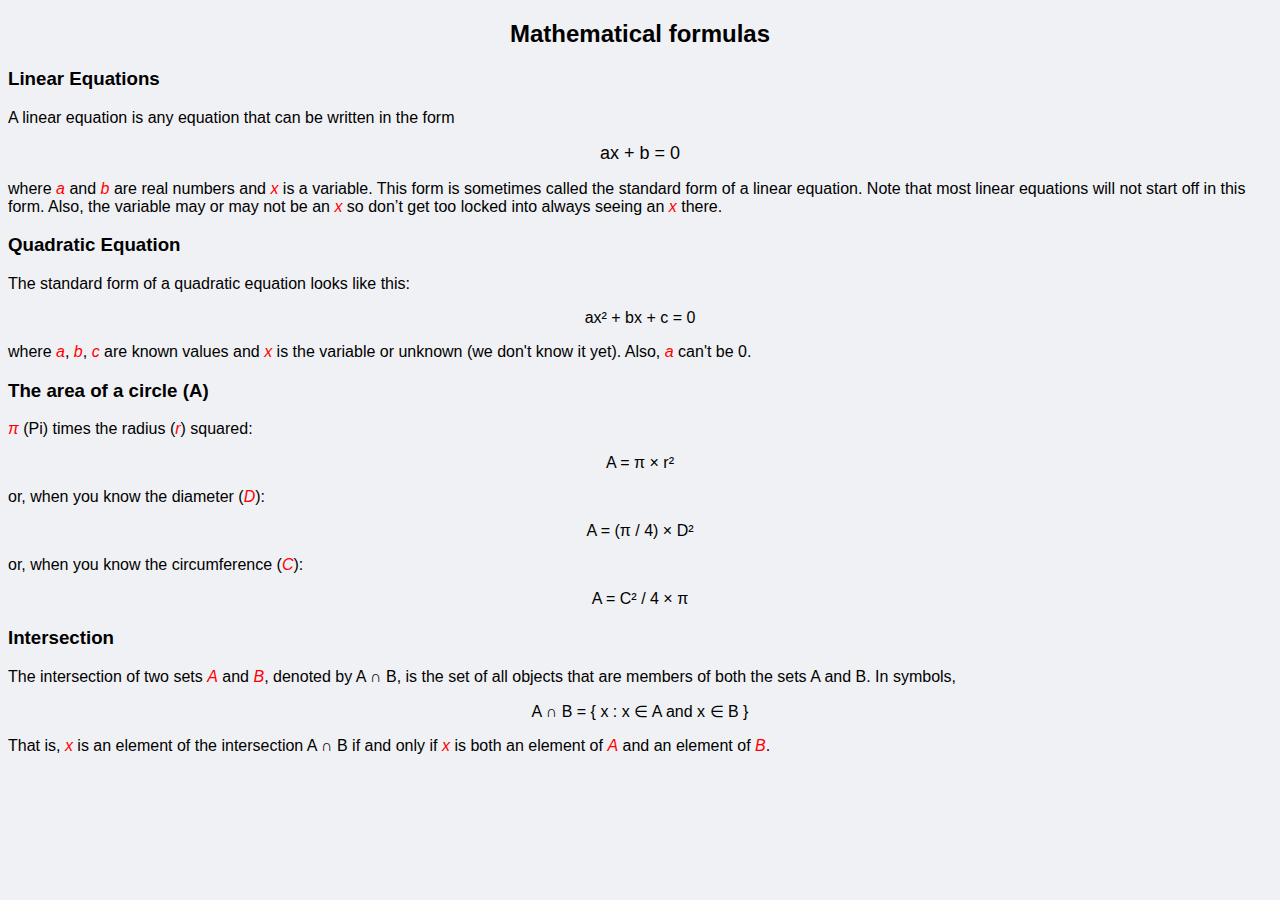
<file: index.html>
<!DOCTYPE html>
<html lang="en">
<head>
    <meta charset="UTF-8">
    <meta name="viewport" content="width=device-width, initial-scale=1.0">
    <title>Document</title>
</head>
<body bgcolor="#f0f1f4">
    <font face="Arial">

        <header><h2><center>Mathematical formulas</center></h2></header>
        
        <h3>Linear Equations</h3>
        <p>
            A linear equation is any equation that can be written in the form
        </p>
        
        <p><center><font size=4>ax + b = 0</font></center></span></p>  
        
        
        <p>where <font color="red"><i>a</i></font> and <font color="red"><i>b</i></font> are real numbers and <font color="red"><i>x</i></font> is a variable. This form is sometimes called the standard form of a linear equation. Note that most linear equations will not start off in this form. Also, the variable may or may not be an <font color="red"><i>x</i></font> so don’t get too locked into always seeing an <font color="red"><i>x</i></font> there.
        </p>
        <h3>
            Quadratic Equation
        </h3>
        
        
        <p>The standard form of a quadratic equation looks like this:
        </p>
        <center> ax&#178 + bx + c = 0</center>  
        <p>
            where <font color="red"><i>a</i></font>, <font color="red"><i>b</i></font>, <font color="red"><i>c</i></font> are known values and <font color="red"><i>x</i></font> is the variable or unknown (we don't know it yet). Also, <font color="red"><i>a</i></font> can't be 0.
        </p>
        
        <h3>
            The area of a circle (A)
        </h3>
        
        <p>
            <font color="red"><i>&#960</i></font> (Pi) times the radius (<font color="red"><i>r</i></font>) squared:
        </p>
        
        
        <center>A = &#960 &#215 r&#178</center>   
        
        <p>
            or, when you know the diameter (<font color="red"><i>D</i></font>):
        </p>
        <center> A = (&#960 / 4) &#215 D&#178  </center> 
        <p>
            or, when you know the circumference (<font color="red"><i>C</i></font>):
        </p>
        
        <center>  A = C&#178 / 4 &#215 &#960 </center> 
        
        <h3>Intersection</h3>
        <p>
            The intersection of two sets <font color="red"><i>A</i></font> and <font color="red"><i>B</i></font>, denoted by A &#8745 B, is the set of all objects that are members of both the sets A and B. In symbols,
        </p>
        
        
        <center>  A &#8745 B = { x : x &#8712 A and x &#8712 B }  </center> 
        
        <p>
            That is, <font color="red"><i>x</i></font> is an element of the intersection A &#8745 B if and only if <font color="red"><i>x</i></font> is both an element of <font color="red"><i>A</i></font> and an element of <font color="red"><i>B</i></font>.
        </p>
        
    </font>
    </body>
    </html>
</file>
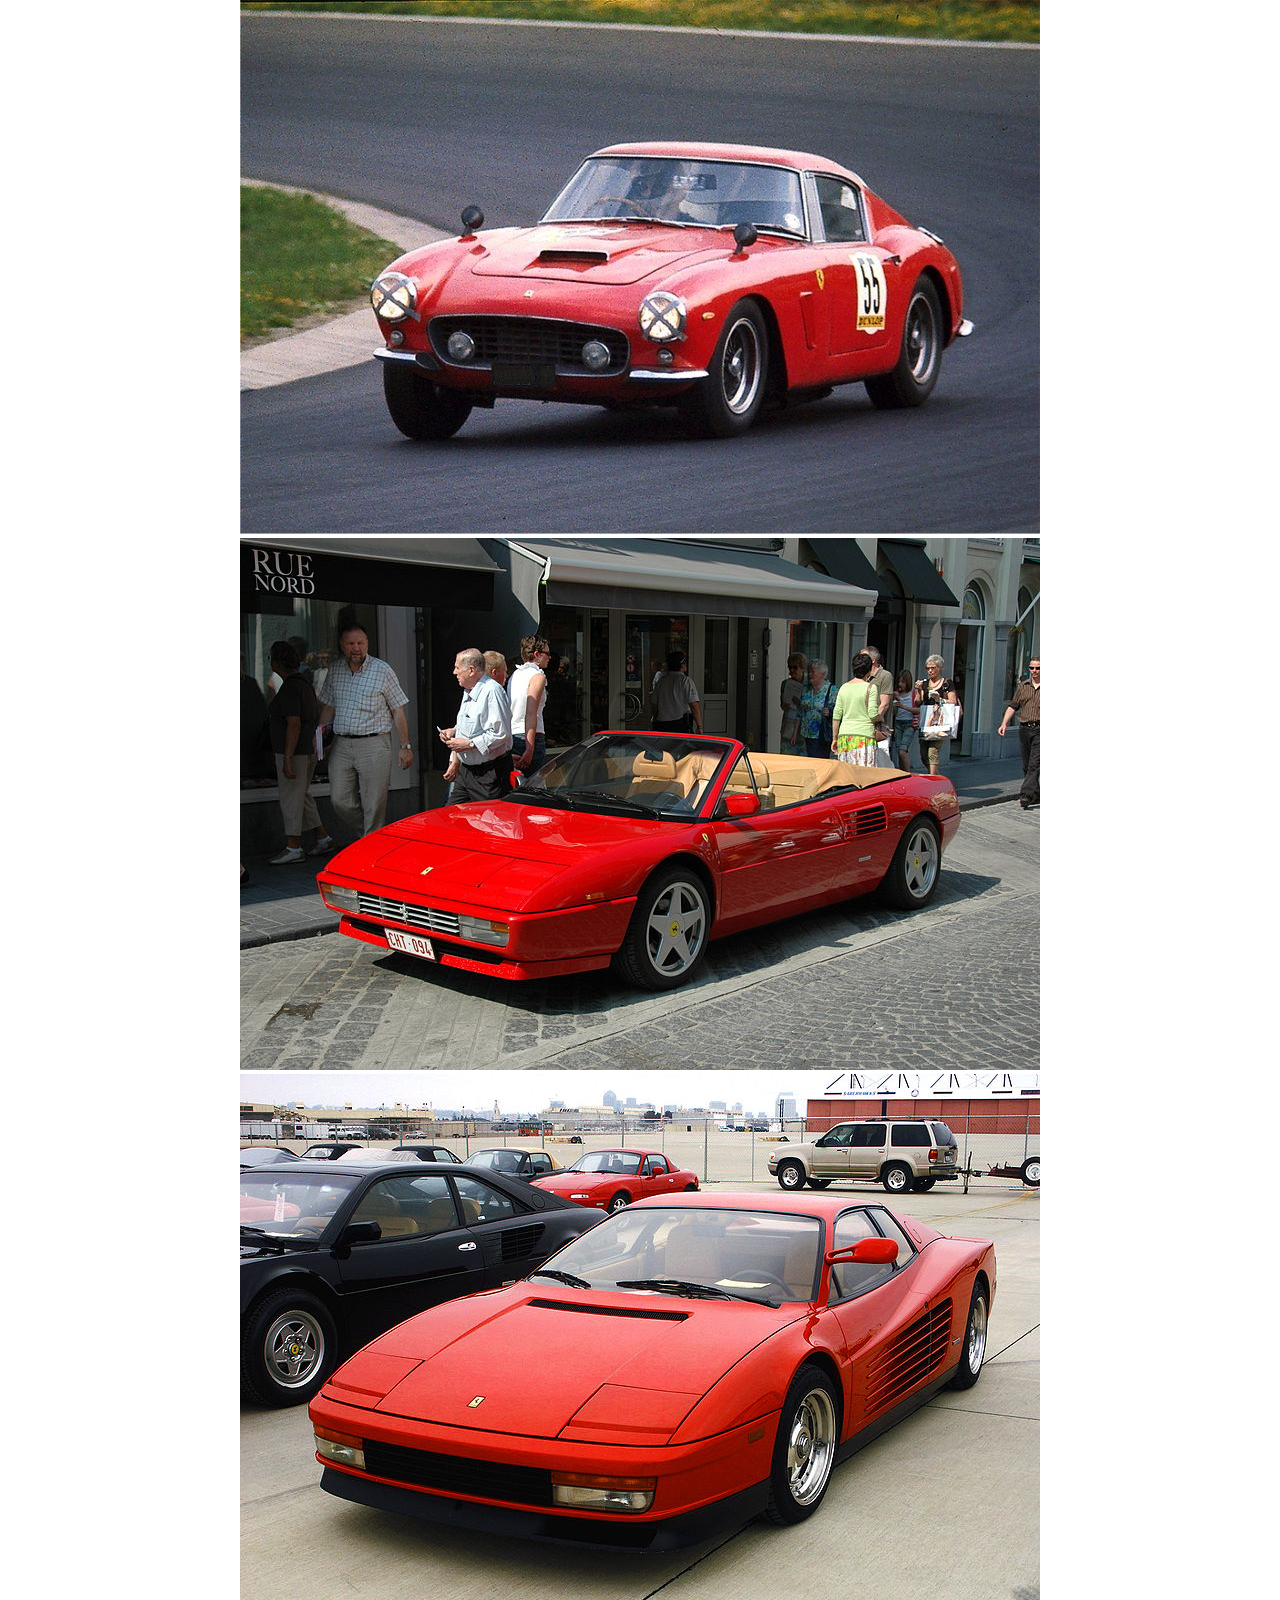
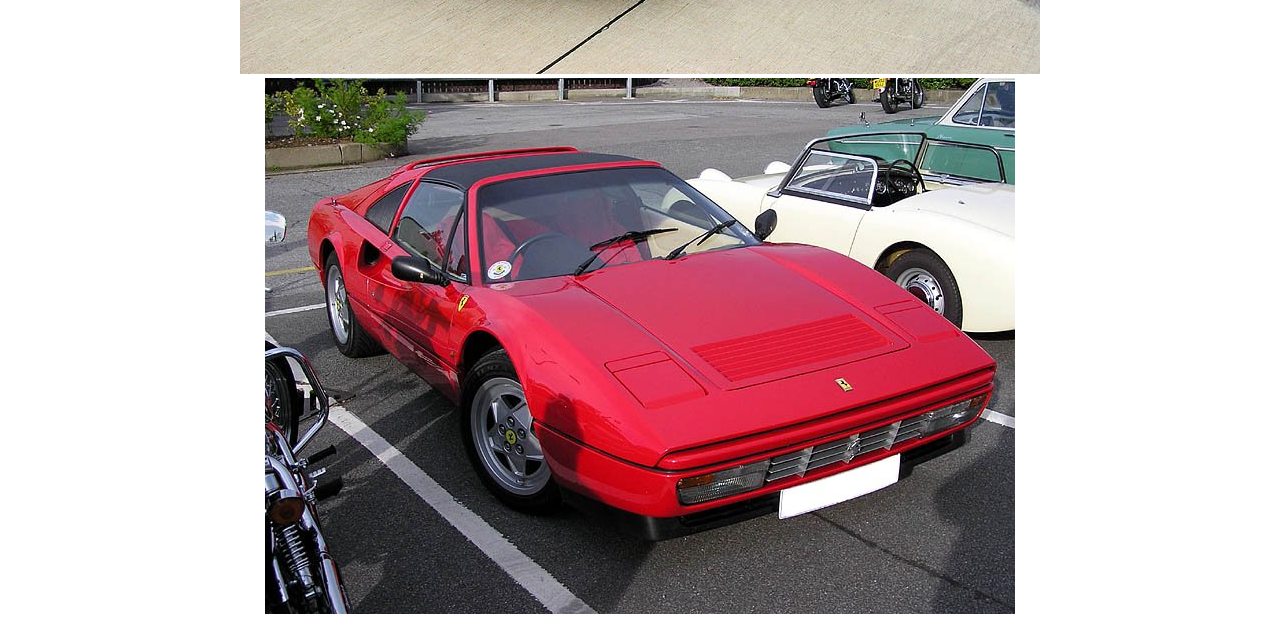
<file: 21.05/index.html>
<!DOCTYPE html>
<html lang="en">
<head>
    <meta charset="UTF-8">
    <meta name="viewport" content="width=device-width, initial-scale=1.0">
    <title>Document</title>
    <link href="css/style.css" rel="stylesheet">
</head>
<body>
    <a href="page1.html"><img src="car/car/Ferrari 250.jpg"></a>
    <a href="page2.html"><img src="car/car/Ferrari Mondial.jpg"></a>
    <a href="page3.html"><img src="car/car/Ferrari Testarossa.jpg">
    <a href="page4.html"><img src="car/car/Ferrari328.jpg"></a>
</body>
</html>
</file>
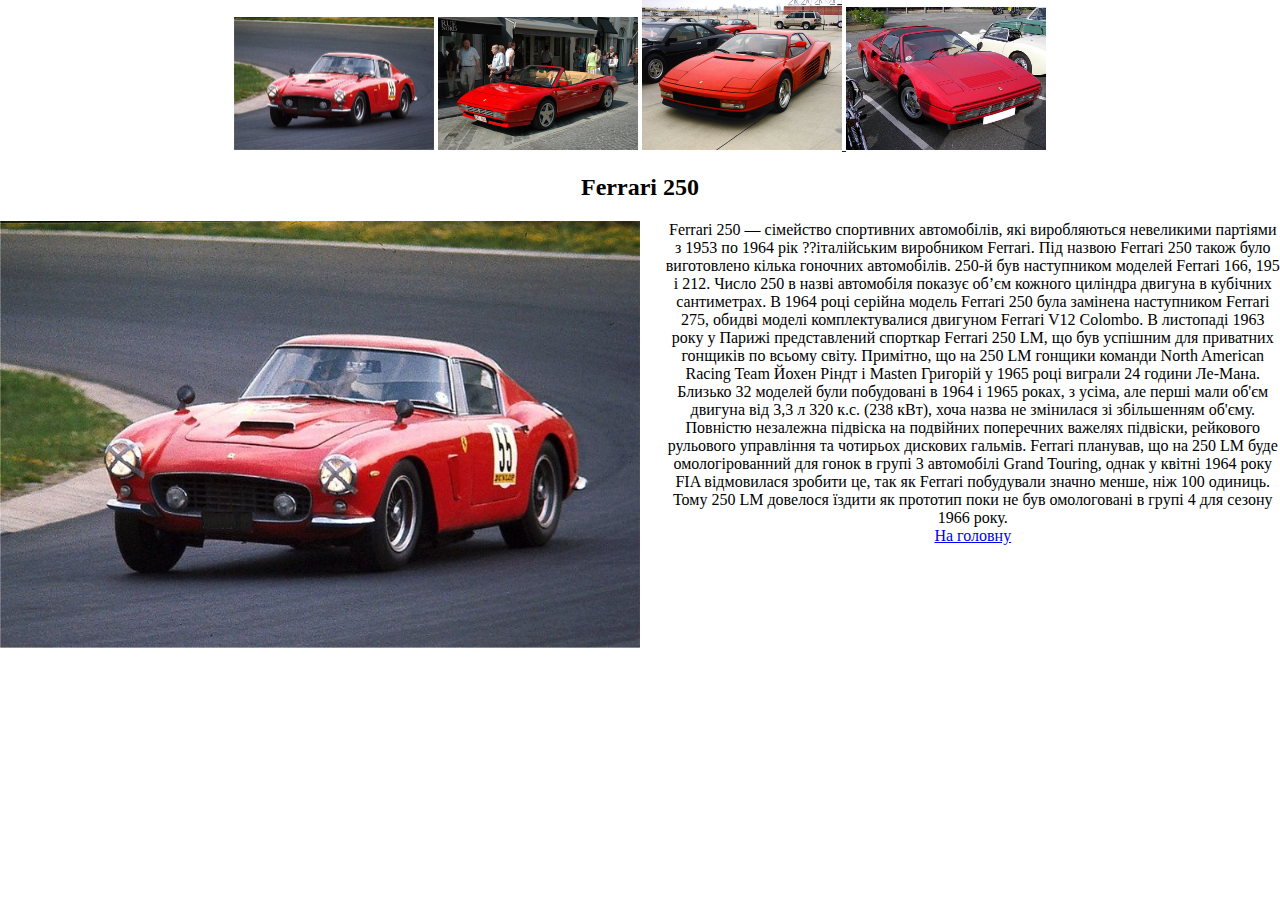
<file: 21.05/page1.html>
<!DOCTYPE html>
<html lang="en">
<head>
    <meta charset="UTF-8">
    <meta name="viewport" content="width=device-width, initial-scale=1.0">
    <title>Ferrari 250</title>
<link href="css/style.css" rel="stylesheet">
</head>
<body>
    <header>

        <a href="page1.html"><img src="car/car/Ferrari 250.jpg"></a>
        <a href="page2.html"><img src="car/car/Ferrari Mondial.jpg"></a>
        <a href="page3.html"><img src="car/car/Ferrari Testarossa.jpg">
        <a href="page4.html"><img src="car/car/Ferrari328.jpg"></a>
   </header>
    <div>

        <h2>Ferrari 250</h2>
        <img src="car/car/Ferrari 250.jpg">
        Ferrari 250 — сімейство спортивних автомобілів, які виробляються невеликими партіями з 1953 по 1964 рік ??італійським виробником Ferrari. Під назвою Ferrari 250 також було виготовлено кілька гоночних автомобілів. 250-й був наступником моделей Ferrari 166, 195 і 212.
        
        Число 250 в назві автомобіля показує об’єм кожного циліндра двигуна в кубічних сантиметрах.
        
        В 1964 році серійна модель Ferrari 250 була замінена наступником Ferrari 275, обидві моделі комплектувалися двигуном Ferrari V12 Colombo.
        В листопаді 1963 року у Парижі представлений спорткар Ferrari 250 LM, що був успішним для приватних гонщиків по всьому світу. Примітно, що на 250 LM гонщики команди North American Racing Team Йохен Ріндт і Masten Григорій у 1965 році виграли 24 години Ле-Мана. Близько 32 моделей були побудовані в 1964 і 1965 роках, з усіма, але перші мали об'єм двигуна від 3,3 л 320 к.с. (238 кВт), хоча назва не змінилася зі збільшенням об'єму. Повністю незалежна підвіска на подвійних поперечних важелях підвіски, рейкового рульового управління та чотирьох дискових гальмів. Ferrari планував, що на 250 LM буде омологірованний для гонок в групі 3 автомобілі Grand Touring, однак у квітні 1964 року FIA відмовилася зробити це, так як Ferrari побудували значно менше, ніж 100 одиниць. Тому 250 LM довелося їздити як прототип поки не був омологовані в групі 4 для сезону 1966 року.
    </div>
    <footer><a href="index.html">На головну</a></p>
    
    


</body>
</html>
</file>
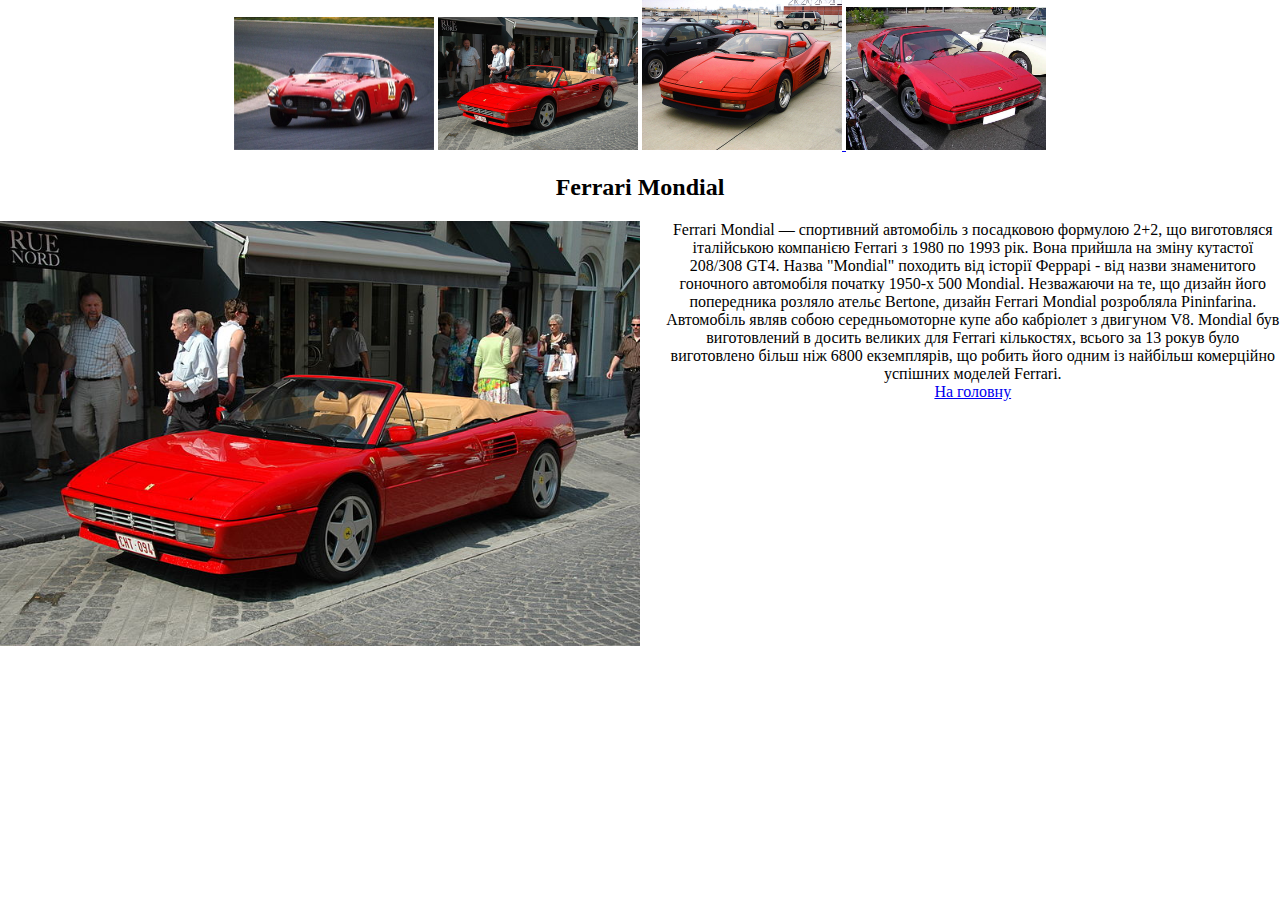
<file: 21.05/page2.html>
<!DOCTYPE html>
<html lang="en">
<head>
    <meta charset="UTF-8">
    <meta name="viewport" content="width=device-width, initial-scale=1.0">
    <title>Ferrari 250</title>
<link href="css/style.css" rel="stylesheet">
</head>
<body>
    <header>
        <a href="page1.html"><img src="car/car/Ferrari 250.jpg"></a>
        <a href="page2.html"><img src="car/car/Ferrari Mondial.jpg"></a>
        <a href="page3.html"><img src="car/car/Ferrari Testarossa.jpg">
        <a href="page4.html"><img src="car/car/Ferrari328.jpg"></a>
        </header>
    <div>

        <h2>Ferrari Mondial</h2>
        <img src="car/car/Ferrari Mondial.jpg">
        Ferrari Mondial — спортивний автомобіль з посадковою формулою 2+2, що виготовляся італійською компанією Ferrari з 1980 по 1993 рік. Вона прийшла на зміну кутастої 208/308 GT4. Назва "Mondial" походить від історії Феррарі - від назви знаменитого гоночного автомобіля початку 1950-х 500 Mondial. Незважаючи на те, що дизайн його попередника розляло ательє Bertone, дизайн Ferrari Mondial розробляла Pininfarina. Автомобіль являв собою середньомоторне купе або кабріолет з двигуном V8.

        Mondial був виготовлений в досить великих для Ferrari кількостях, всього за 13 рокув було виготовлено більш ніж 6800 екземплярів, що робить його одним із найбільш комерційно успішних моделей Ferrari.
        
        
      
            </div>
    <footer><a href="index.html">На головну</a></p>
    
    


</body>
</html>
</file>
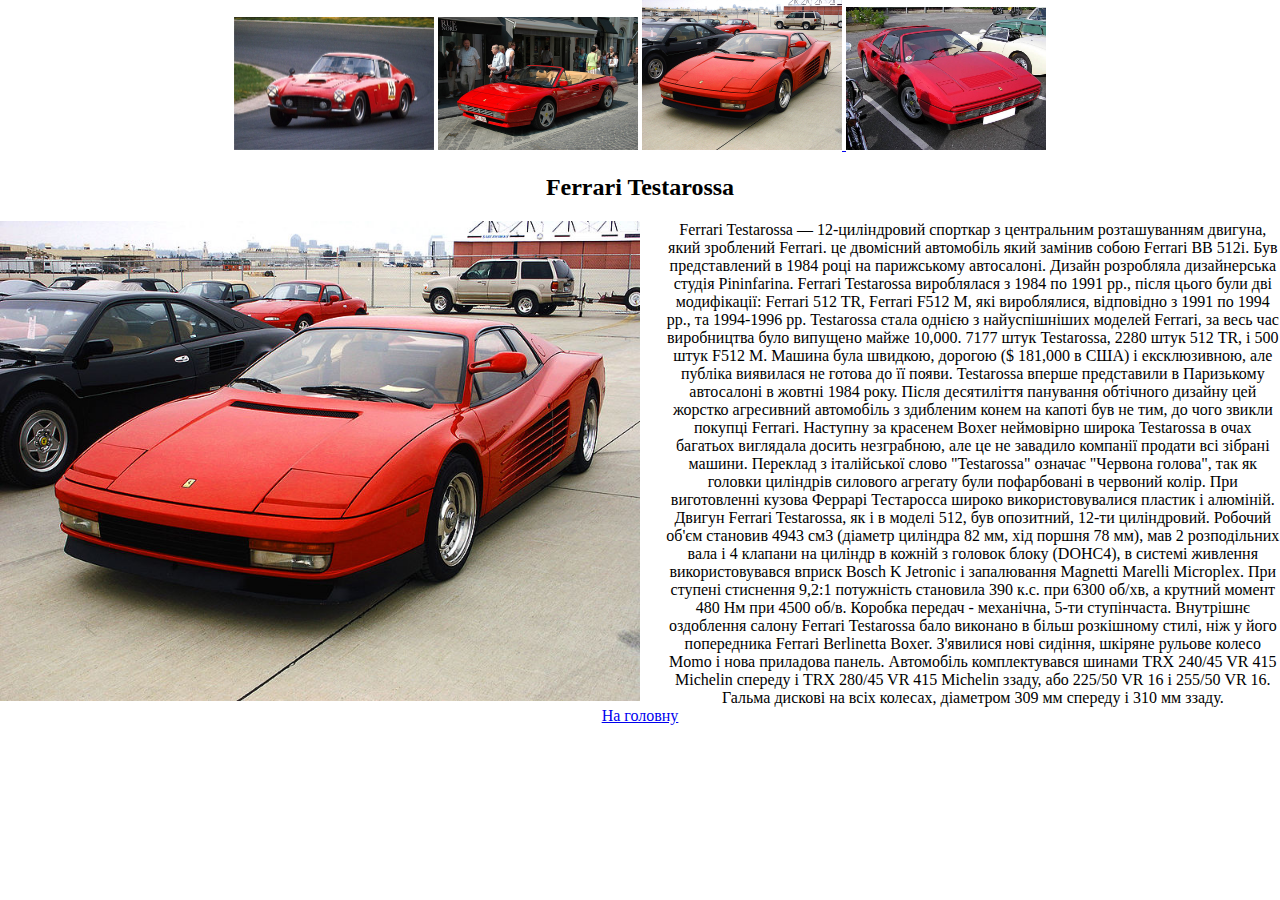
<file: 21.05/page3.html>
<!DOCTYPE html>
<html lang="en">
<head>
    <meta charset="UTF-8">
    <meta name="viewport" content="width=device-width, initial-scale=1.0">
    <title>Ferrari 250</title>
<link href="css/style.css" rel="stylesheet">
</head>
<body>
    <header>
        <a href="page1.html"><img src="car/car/Ferrari 250.jpg"></a>
        <a href="page2.html"><img src="car/car/Ferrari Mondial.jpg"></a>
        <a href="page3.html"><img src="car/car/Ferrari Testarossa.jpg">
        <a href="page4.html"><img src="car/car/Ferrari328.jpg"></a>
   </header>
    <div>

        <h2>Ferrari Testarossa</h2>
        <img src="car/car/Ferrari Testarossa.jpg">
      
Ferrari Testarossa — 12-циліндровий спорткар з центральним розташуванням двигуна, який зроблений Ferrari. це двомісний автомобіль який замінив собою Ferrari BB 512i. Був представлений в 1984 році на парижському автосалоні. Дизайн розробляла дизайнерська студія Pininfarina. Ferrari Testarossa вироблялася з 1984 по 1991 рр., після цього були дві модифікації: Ferrari 512 TR, Ferrari F512 M, які вироблялися, відповідно з 1991 по 1994 рр., та 1994-1996 рр. Testarossa стала однією з найуспішніших моделей Ferrari, за весь час виробництва було випущено майже 10,000.

7177 штук Testarossa, 2280 штук 512 TR, і 500 штук F512 M.

Машина була швидкою, дорогою ($ 181,000 в США) і ексклюзивною, але публіка виявилася не готова до її появи. Testarossa вперше представили в Паризькому автосалоні в жовтні 1984 року. Після десятиліття панування обтічного дизайну цей жорстко агресивний автомобіль з здибленим конем на капоті був не тим, до чого звикли покупці Ferrari. Наступну за красенем Boxer неймовірно широка Testarossa в очах багатьох виглядала досить незграбною, але це не завадило компанії продати всі зібрані машини.

Переклад з італійської слово "Testarossa" означає "Червона голова", так як головки циліндрів силового агрегату були пофарбовані в червоний колір. При виготовленні кузова Феррарі Тестаросса широко використовувалися пластик і алюміній.

Двигун Ferrari Testarossa, як і в моделі 512, був опозитний, 12-ти циліндровий. Робочий об'єм становив 4943 см3 (діаметр циліндра 82 мм, хід поршня 78 мм), мав 2 розподільних вала і 4 клапани на циліндр в кожній з головок блоку (DOHC4), в системі живлення використовувався вприск Bosch K Jetronic і запалювання Magnetti Marelli Microplex. При ступені стиснення 9,2:1 потужність становила 390 к.с. при 6300 об/хв, а крутний момент 480 Нм при 4500 об/в.

Коробка передач - механічна, 5-ти ступінчаста.

Внутрішнє оздоблення салону Ferrari Testarossa бало виконано в більш розкішному стилі, ніж у його попередника Ferrari Berlinetta Boxer. З'явилися нові сидіння, шкіряне рульове колесо Momo і нова приладова панель.

Автомобіль комплектувався шинами TRX 240/45 VR 415 Michelin спереду і TRX 280/45 VR 415 Michelin ззаду, або 225/50 VR 16 і 255/50 VR 16.

Гальма дискові на всіх колесах, діаметром 309 мм спереду і 310 мм ззаду.

   </div>
    <footer><a href="index.html">На головну</a></p>
    
    


</body>
</html>
</file>
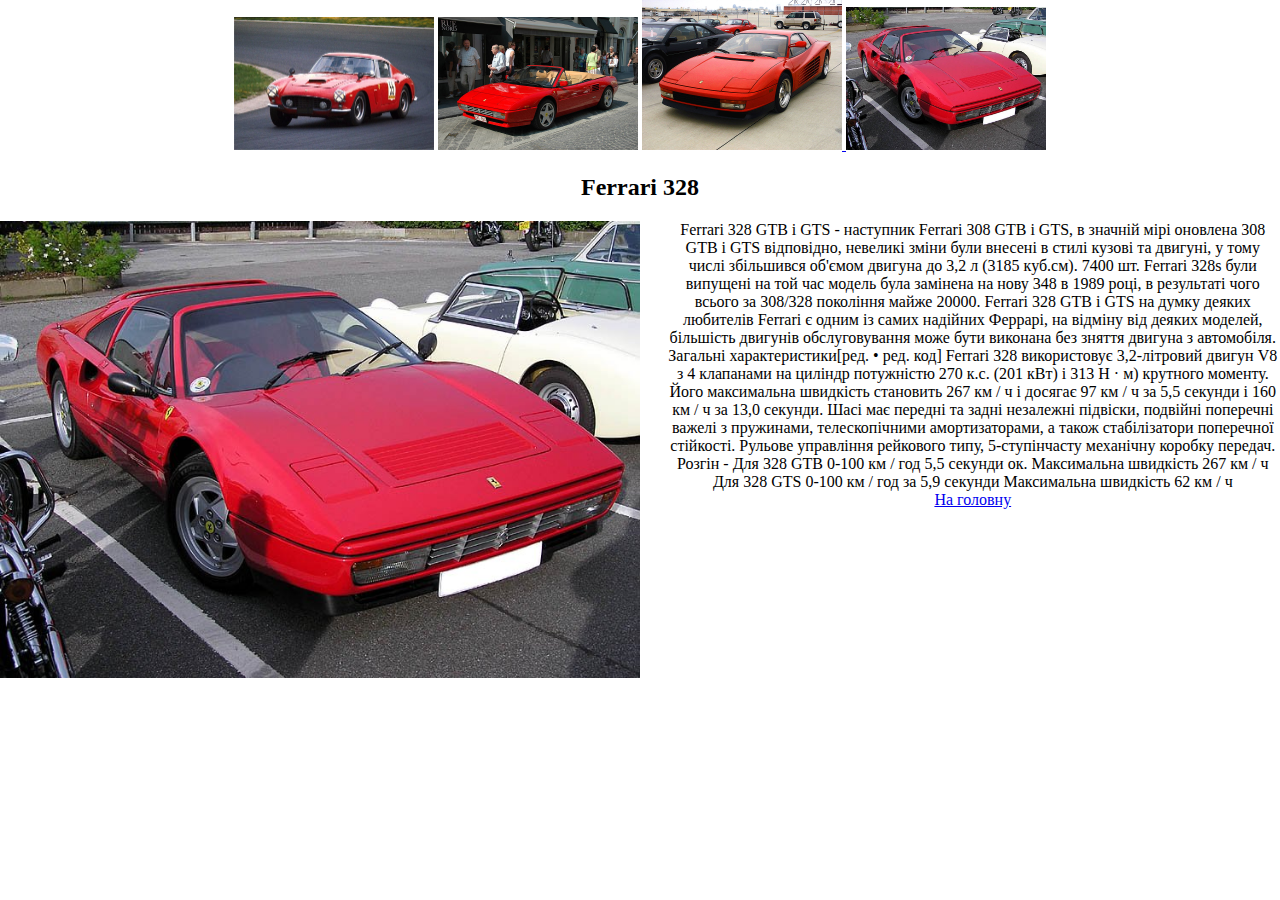
<file: 21.05/page4.html>
<!DOCTYPE html>
<html lang="en">
<head>
    <meta charset="UTF-8">
    <meta name="viewport" content="width=device-width, initial-scale=1.0">
    <title>Ferrari 250</title>
<link href="css/style.css" rel="stylesheet">
</head>
<body>
    <header>

        <a href="page1.html"><img src="car/car/Ferrari 250.jpg"></a>
        <a href="page2.html"><img src="car/car/Ferrari Mondial.jpg"></a>
        <a href="page3.html"><img src="car/car/Ferrari Testarossa.jpg">
        <a href="page4.html"><img src="car/car/Ferrari328.jpg"></a>
       </header>
    <div>

        <h2>Ferrari 328</h2>
        <img src="car/car/Ferrari328.jpg">
       
Ferrari 328 GTB і GTS - наступник Ferrari 308 GTB і GTS, в значній мірі оновлена 308 GTB і GTS відповідно, невеликі зміни були внесені в стилі кузові та двигуні, у тому числі збільшився об'ємом двигуна до 3,2 л (3185 куб.см). 7400 шт. Ferrari 328s були випущені на той час модель була замінена на нову 348 в 1989 році, в результаті чого всього за 308/328 покоління майже 20000. Ferrari 328 GTB і GTS на думку деяких любителів Ferrari є одним із самих надійних Феррарі, на відміну від деяких моделей, більшість двигунів обслуговування може бути виконана без зняття двигуна з автомобіля.
Загальні характеристики[ред. • ред. код]
Ferrari 328 використовує 3,2-літровий двигун V8 з 4 клапанами на циліндр потужністю 270 к.с. (201 кВт) і 313 Н · м) крутного моменту. Його максимальна швидкість становить 267 км / ч і досягає 97 км / ч за 5,5 секунди і 160 км / ч за 13,0 секунди. Шасі має передні та задні незалежні підвіски, подвійні поперечні важелі з пружинами, телескопічними амортизаторами, а також стабілізатори поперечної стійкості. Рульове управління рейкового типу, 5-ступінчасту механічну коробку передач.

Розгін -
Для 328 GTB
0-100 км / год 5,5 секунди ок.
Максимальна швидкість 267 км / ч
Для 328 GTS
0-100 км / год за 5,9 секунди
Максимальна швидкість 62 км / ч


    </div>
    <footer><a href="index.html">На головну</a></p>
    
    


</body>
</html>
</file>
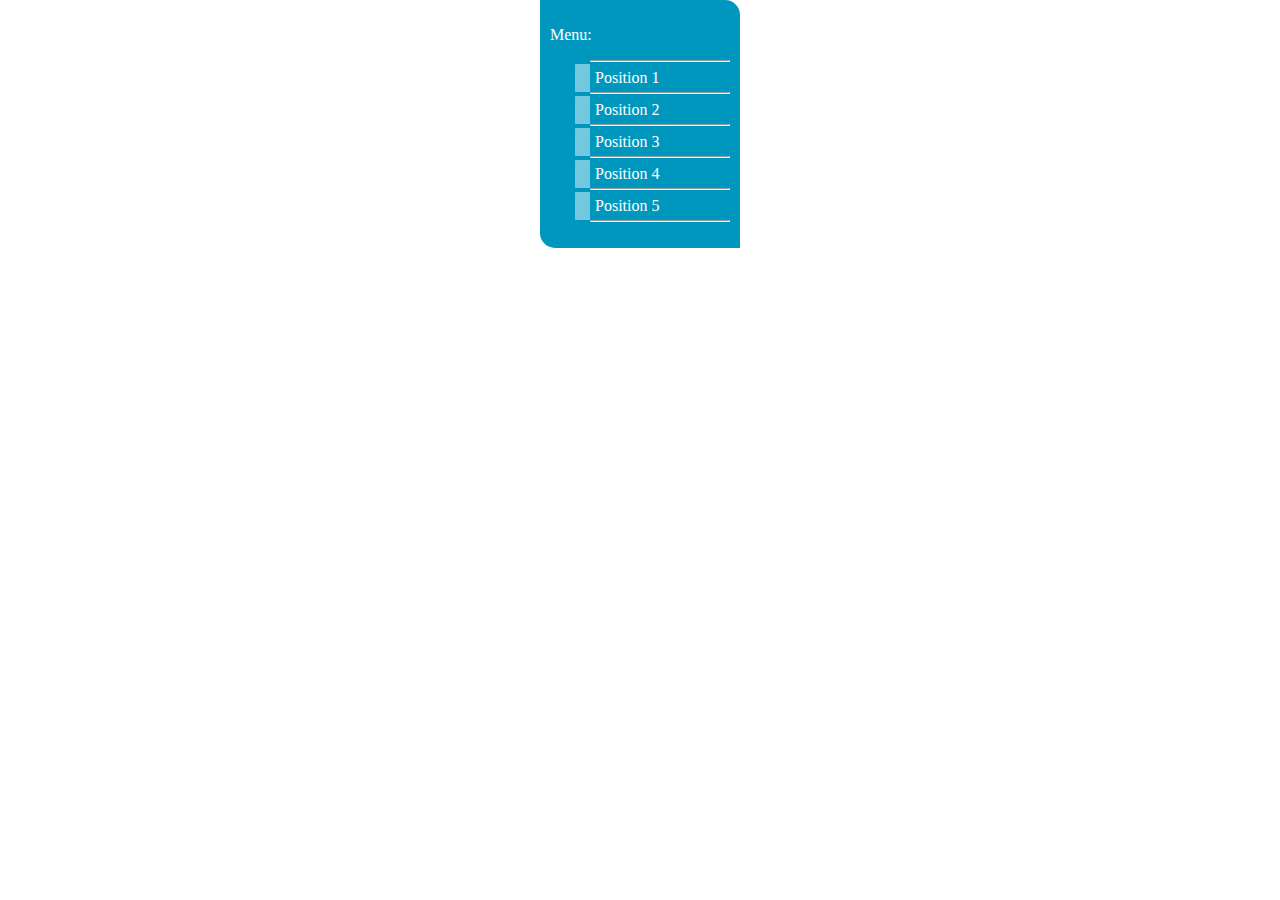
<file: menu/menu2.html>
<!DOCTYPE html>
<html lang="en">
<head>
    <meta charset="UTF-8">
    <meta name="viewport" content="width=device-width, initial-scale=1.0">
    <title>Menu2</title>
    <link href="css/style2.css" rel="stylesheet">
</head>
<body>
    <section>
        <p>Menu:</p>
        <ul>
            <hr/>
            <li>Position 1</li>
            <hr/>
            <li>Position 2</li>
            <hr/>
            <li>Position 3</li>
            <hr/>
            <li>Position 4</li>
            <hr/>
            <li>Position 5</li>
            <hr/>
          
        </ul>
    </section>
</body>
</html>
</file>
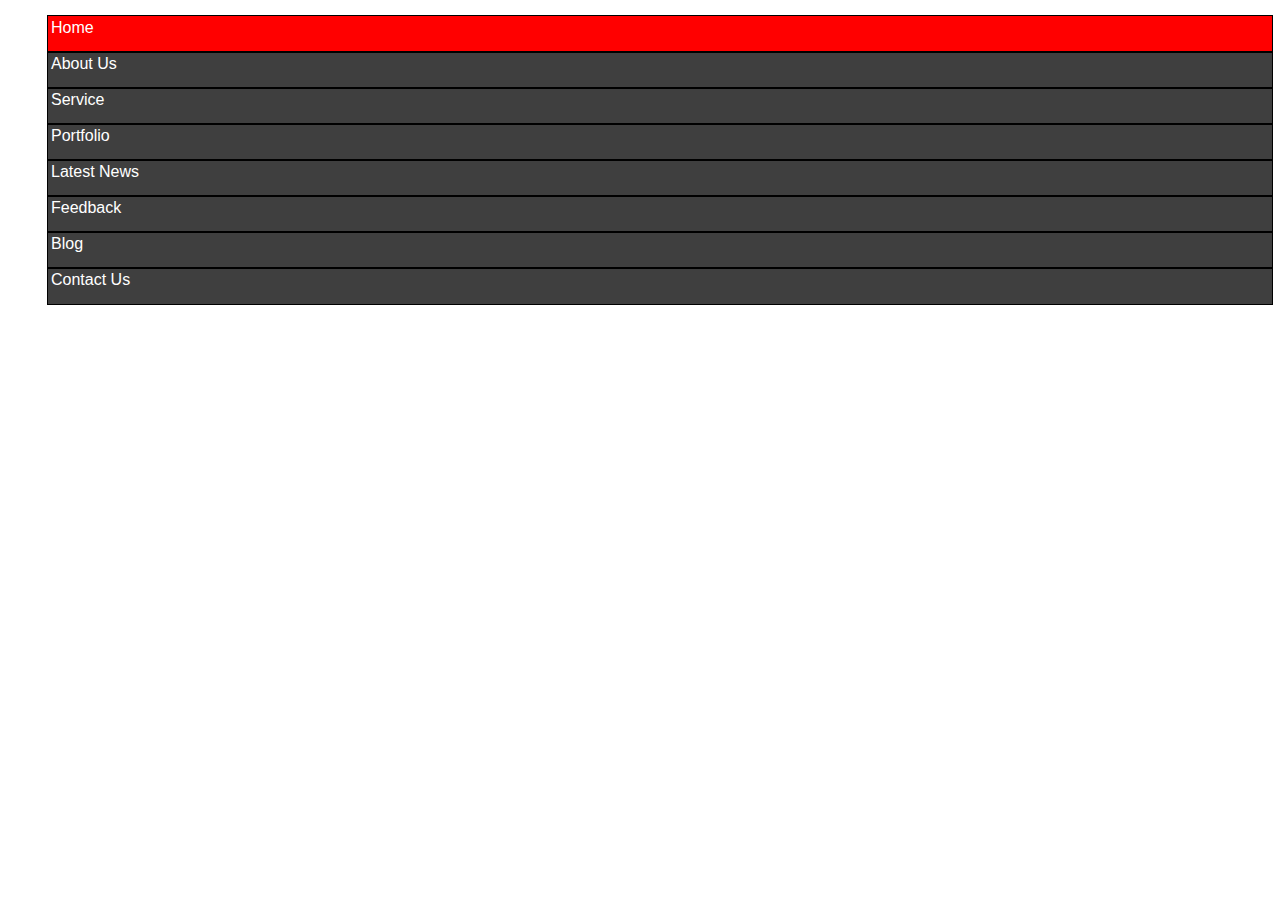
<file: menu/menu4.html>
<!DOCTYPE html>
<html lang="en">
<head>
    <meta charset="UTF-8">
    <meta name="viewport" content="width=device-width, initial-scale=1.0">
    <title>Menu4</title>
    <link href="css/style4.css" rel="stylesheet">
</head>
<body>
    <ul>
        <li>Home</li>
        <li>About Us</li>
        <li>Service</li>
        <li>Portfolio</li>
        <li>Latest News</li>
        <li>Feedback</li>
        <li>Blog</li>
        <li>Contact Us</li>
    </ul>
</body>
</html>
</file>
<file: 21.05/css/style.css>
body{
    margin:0 auto;
    max-width: 800;
    max-height: 400;
    text-align: center;
}
header img{
    
    max-width: 200px;
    

}
div img{
    max-width: 50%;
    float: left;
    margin-right: 2%;
}
p{
    float: left;
}
</file>
<file: menu/css/style2.css>
section{
    background-color: #0097be;
    border-radius:0 15px;
    padding: 10px;
    
}

body{
    width: 200px;
    margin: 0 auto;
    color: white;
}
li{
    padding: 5px;
    margin-top: 2px;
    border-top-style:solid black;
    border-top-width: 21px;
border-radius: 1px;
    box-shadow: -15px 0 0px #72c8df;
 
    list-style-position: inside;
    list-style-type:none  ;
   
   
}
hr{
    margin: 0;
    padding: 0;
    background-color: black;    
}
</file>
<file: menu/css/style4.css>
ul{
    list-style-type: none;
}
ul :first-child{
    background-color: red;
}
li{
    padding: 3px;
    height: 30px;
    background-color: #3f3f3f;
    outline:1px solid black;
}
 
body{
    margin: 10 auto;
    color: white;
    font-family: -apple-system, BlinkMacSystemFont, 'Segoe UI', Roboto, Oxygen, Ubuntu, Cantarell, 'Open Sans', 'Helvetica Neue', sans-serif;
}
li:hover{
    background-color: red;
}
</file>
